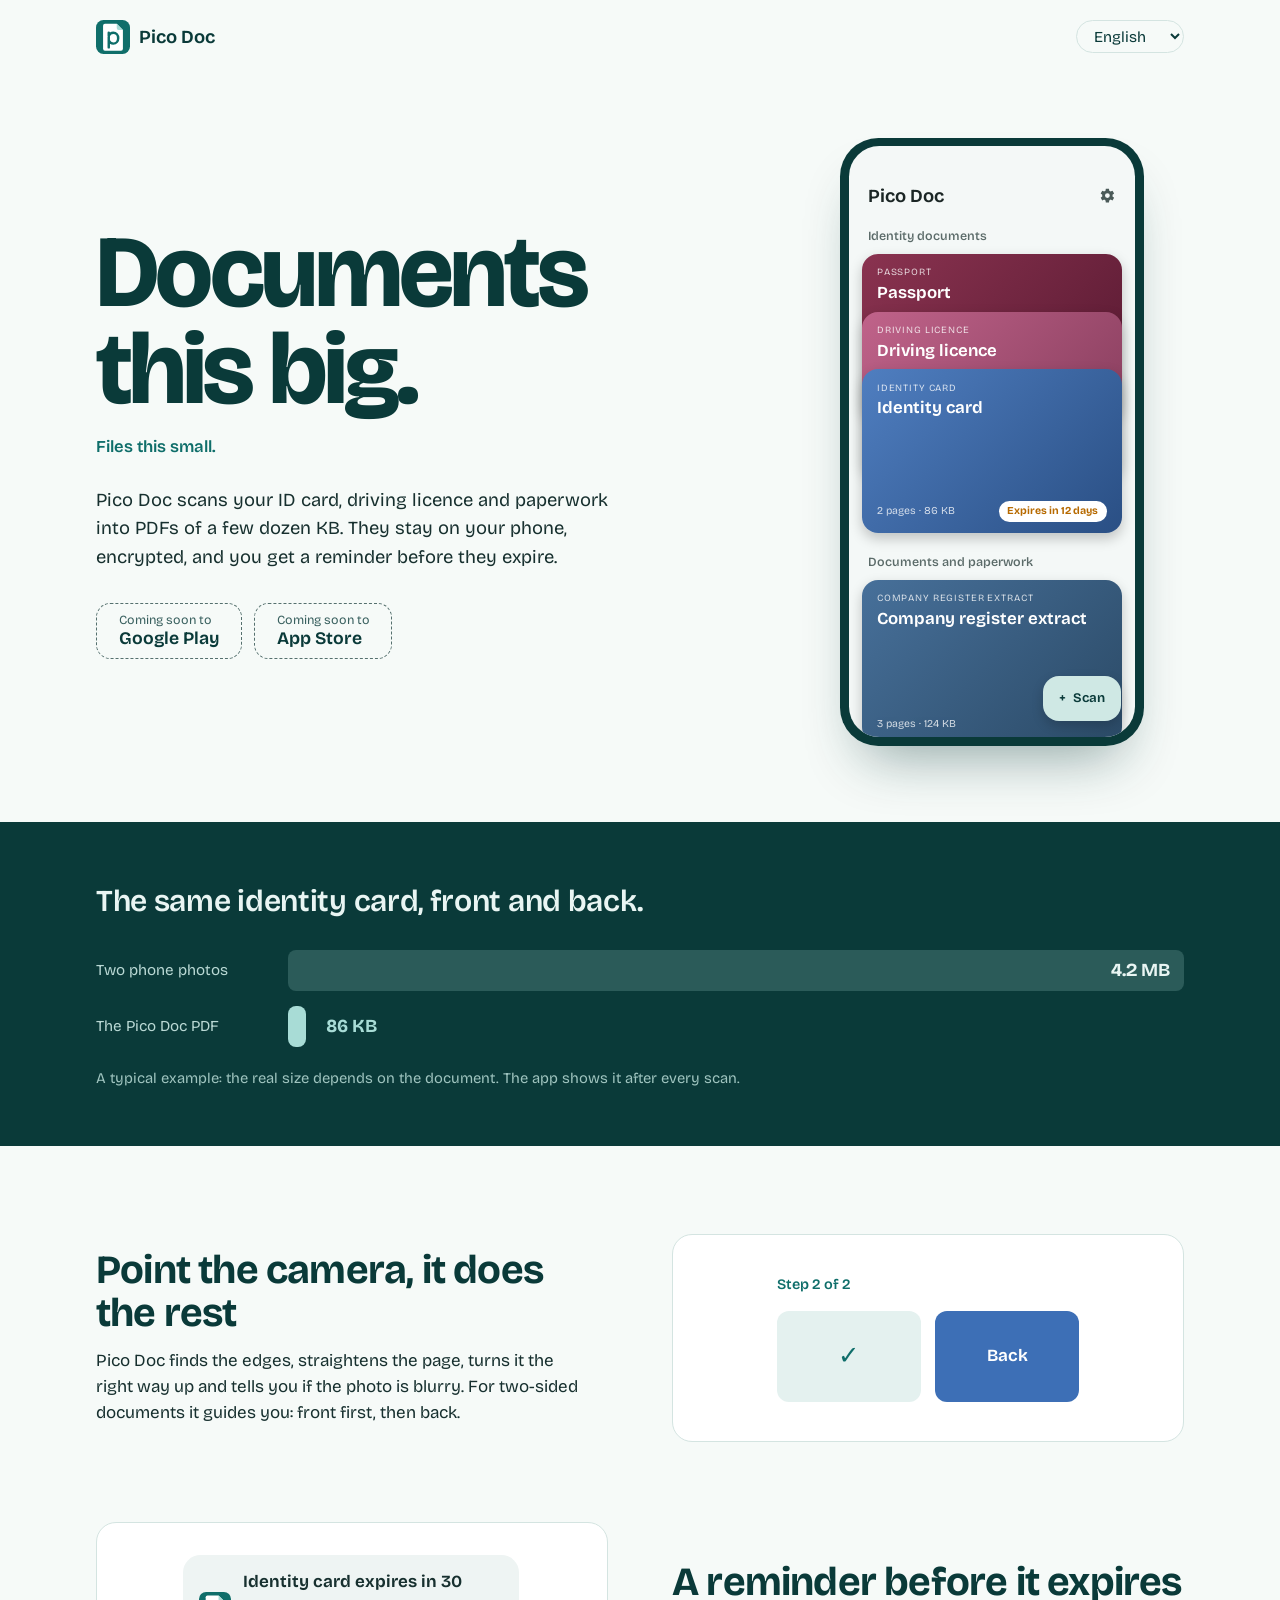
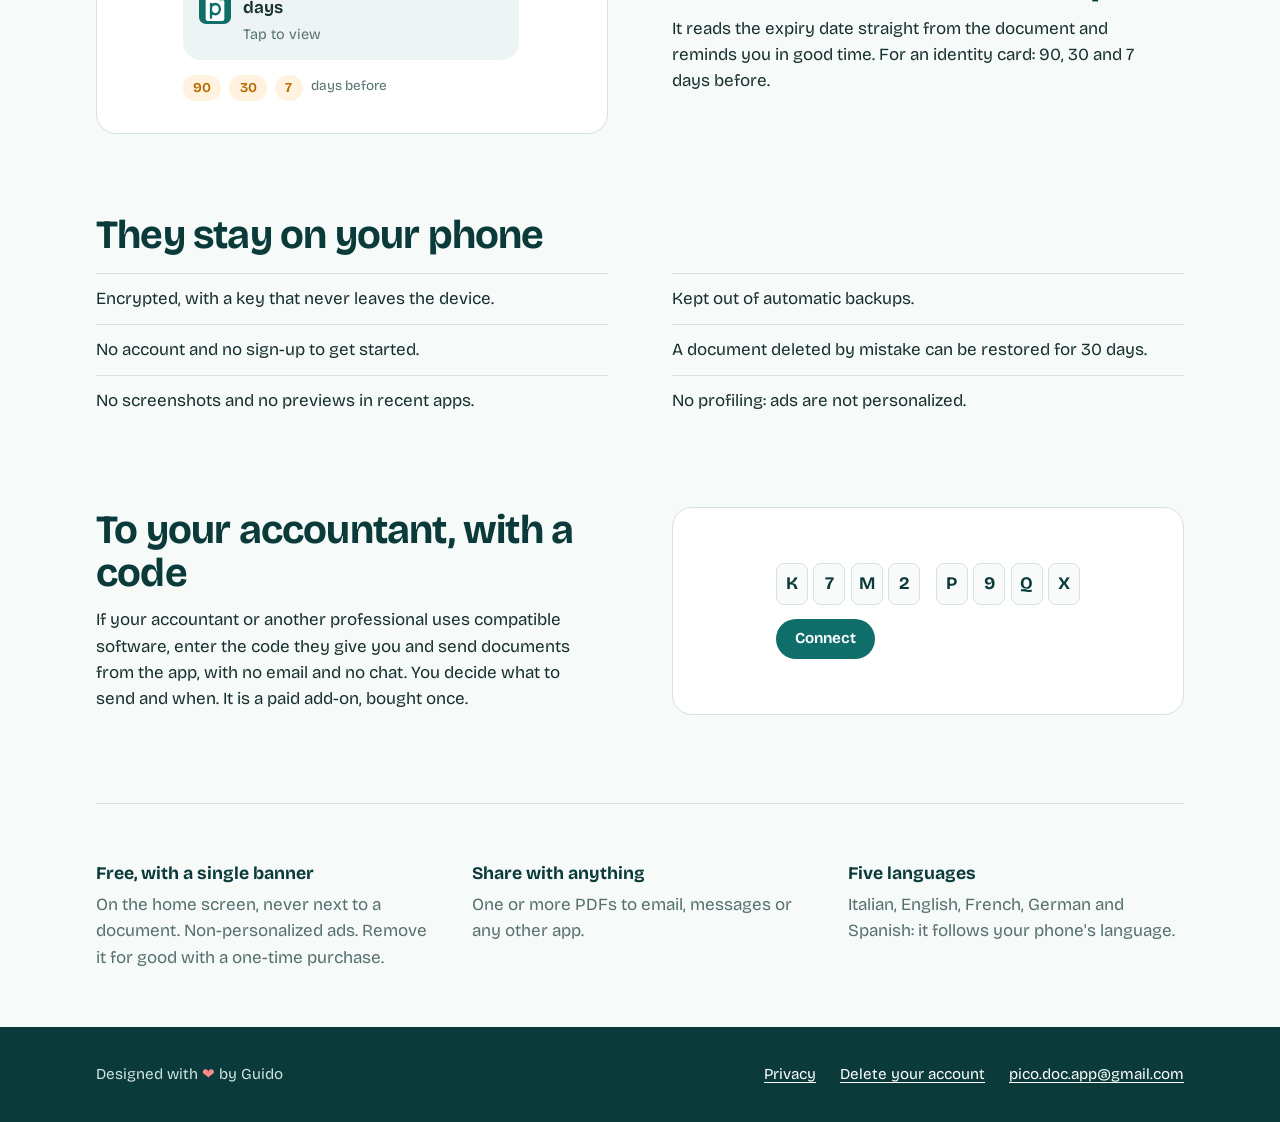
<file: index.html>
<!doctype html>
<html lang="it">
<head>
<meta charset="utf-8">
<meta name="viewport" content="width=device-width,initial-scale=1">
<title>Pico Doc · Documenti scansionati in PDF leggerissimi</title>
<meta name="description" content="Pico Doc scansiona carta d'identità, patente e pratiche in PDF di poche decine di KB. Restano sul tuo telefono, cifrati, e ti avvisa prima che scadano.">
<meta name="theme-color" content="#0f6e6a">
<link rel="icon" href="icona.svg" type="image/svg+xml">
<link rel="preload" href="font/bricolage-grotesque.woff2" as="font" type="font/woff2" crossorigin>
<link rel="stylesheet" href="stile.css">
</head>
<body>

<header class="colonna testata">
  <a class="marchio" href="./"><img src="icona.svg" alt="" width="34" height="34">Pico Doc</a>
  <select class="lingua" id="lingua" aria-label="Lingua / Language">
    <option value="it">Italiano</option>
    <option value="en">English</option>
    <option value="fr">Français</option>
    <option value="de">Deutsch</option>
    <option value="es">Español</option>
  </select>
</header>

<main>
  <section class="colonna apertura">
    <div>
      <h1 class="titolo">
        <span class="grande" data-t="titolo_grande">Documenti grandi così.</span>
        <span class="piccolo" data-t="titolo_piccolo">File piccoli così.</span>
      </h1>
      <p class="sommario" data-t="sommario">Pico Doc scansiona carta d'identità, patente e pratiche e le trasforma in PDF di poche decine di KB. Restano sul tuo telefono, cifrati, e ti avvisa prima che scadano.</p>
      <div class="negozi">
        <a class="negozio" id="play" aria-disabled="true"><small data-t="presto">In arrivo su</small><b>Google Play</b></a>
        <a class="negozio" id="apple" aria-disabled="true"><small data-t="presto">In arrivo su</small><b>App Store</b></a>
      </div>
    </div>

    <!-- Riproduzione disegnata della schermata principale dell'app -->
    <div class="telefono" role="img" data-t-aria="telefono_alt" aria-label="La schermata principale di Pico Doc: i documenti come carte sovrapposte">
      <div class="schermo" aria-hidden="true">
        <div class="barra"><span>Pico Doc</span><svg viewBox="0 0 24 24"><path d="M19.4 13a7.5 7.5 0 0 0 0-2l2-1.6-2-3.4-2.4 1a7.6 7.6 0 0 0-1.7-1L15 3.5h-4l-.3 2.5a7.6 7.6 0 0 0-1.7 1l-2.4-1-2 3.400 2 1.600a7.500 7.500 0 0 0 0 2l-2 1.600 2 3.400 2.400-1a7.600 7.600 0 0 0 1.700 1l.3 2.500h4l.3-2.500a7.600 7.600 0 0 0 1.700-1l2.400 1 2-3.400zM13 15a3 3 0 1 1 0-6 3 3 0 0 1 0 6z"/></svg></div>
        <div class="categoria" data-t="categoria">Documenti d'identità</div>
        <div class="pila">
          <div class="tessera"><span class="tipo" data-t="passaporto">Passaporto</span><span class="nome" data-t="passaporto">Passaporto</span></div>
          <div class="tessera"><span class="tipo" data-t="patente">Patente di guida</span><span class="nome" data-t="patente">Patente di guida</span></div>
          <div class="tessera"><span class="tipo" data-t="carta">Carta d'identità</span><span class="nome" data-t="carta">Carta d'identità</span>
            <div class="piede"><span data-t="carta_peso">2 pagine · 86 KB</span><span class="pillola" data-t="carta_scade">Scade tra 12 giorni</span></div></div>
        </div>
        <div class="categoria" data-t="categoria2">Documenti e pratiche</div>
        <div class="pila corta">
          <div class="tessera"><span class="tipo" data-t="visura">Visura camerale</span><span class="nome" data-t="visura">Visura camerale</span>
            <div class="piede"><span data-t="visura_peso">3 pagine · 124 KB</span></div></div>
        </div>
        <div class="scansiona"><span>+</span><span data-t="scansiona">Scansiona</span></div>
      </div>
    </div>
  </section>

  <section class="peso" id="peso">
    <div class="colonna">
      <h2 data-t="peso_titolo">La stessa carta d'identità, fronte e retro.</h2>
      <div class="bilancia">
        <div class="riga-peso foto"><span class="chi" data-t="peso_foto">Due foto del telefono</span><div class="barra-peso"><i></i><span class="quanto">4,2 MB</span></div></div>
        <div class="riga-peso pdf"><span class="chi" data-t="peso_pdf">Il PDF di Pico Doc</span><div class="barra-peso"><i></i><span class="quanto">86 KB</span></div></div>
      </div>
      <p class="nota" data-t="peso_nota">Un esempio tipico: il peso reale dipende dal documento. L'app te lo mostra dopo ogni scansione.</p>
    </div>
  </section>

  <div class="colonna funzioni">
    <section class="funzione">
      <div>
        <h2 data-t="f1_titolo">Inquadri, e il resto lo fa lui</h2>
        <p data-t="f1_testo">Pico Doc trova i bordi, raddrizza il foglio, lo mette nel verso giusto e ti avvisa se la foto è venuta mossa. Per i documenti a due facciate ti guida: prima il fronte, poi il retro.</p>
      </div>
      <div class="figura" aria-hidden="true">
        <span class="passo" data-t="f1_passo">Passo 2 di 2</span>
        <div class="due-lati"><div class="lato fatto">✓</div><div class="lato adesso" data-t="retro">Retro</div></div>
      </div>
    </section>

    <section class="funzione rovescia">
      <div>
        <h2 data-t="f2_titolo">Ti avvisa prima che scada</h2>
        <p data-t="f2_testo">Legge la data di scadenza direttamente dal documento e ti manda un promemoria per tempo. Per la carta d'identità: 90, 30 e 7 giorni prima.</p>
      </div>
      <div class="figura" aria-hidden="true">
        <div class="avviso"><img src="icona.svg" alt=""><b data-t="f2_avviso">Carta d'identità scade tra 30 giorni</b><span data-t="f2_tocca">Tocca per vederla</span></div>
        <div class="giorni"><b>90</b><b>30</b><b>7</b><span data-t="f2_giorni">giorni prima</span></div>
      </div>
    </section>

    <section class="solo-testo">
      <h2 data-t="f3_titolo">Restano sul tuo telefono</h2>
      <ul>
        <li data-t="f3_a">Cifrati, con una chiave che non esce dal dispositivo.</li>
        <li data-t="f3_b">Nessun account e nessuna registrazione per iniziare.</li>
        <li data-t="f3_c">Niente screenshot e niente anteprime tra le app recenti.</li>
        <li data-t="f3_d">Fuori dai backup automatici.</li>
        <li data-t="f3_e">Un documento eliminato per sbaglio si recupera per 30 giorni.</li>
        <li data-t="f3_f">Nessuna profilazione: gli annunci non sono personalizzati.</li>
      </ul>
    </section>

    <section class="funzione">
      <div>
        <h2 data-t="f4_titolo">Al tuo professionista, con un codice</h2>
        <p data-t="f4_testo">Se il tuo commercialista o un altro professionista usa un programma compatibile, inserisci il codice che ti dà e gli invii i documenti dall'app, senza email e senza chat. Decidi tu cosa mandare e quando. È un componente aggiuntivo a pagamento, una tantum.</p>
      </div>
      <div class="figura" aria-hidden="true">
        <div class="codice"><span>K</span><span>7</span><span>M</span><span>2</span><span>P</span><span>9</span><span>Q</span><span>X</span></div>
        <div class="collega" data-t="f4_collega">Collega</div>
      </div>
    </section>
  </div>

  <section class="colonna breve">
    <dl>
      <div><dt data-t="b1_t">Gratis, con un solo banner</dt><dd data-t="b1_d">Nella schermata principale, mai accanto a un documento. Annunci non personalizzati. Si toglie per sempre con un acquisto una tantum.</dd></div>
      <div><dt data-t="b2_t">Si condivide con tutto</dt><dd data-t="b2_d">Uno o più PDF verso email, messaggi o qualsiasi altra app.</dd></div>
      <div><dt data-t="b3_t">Cinque lingue</dt><dd data-t="b3_d">Italiano, inglese, francese, tedesco e spagnolo: segue la lingua del telefono.</dd></div>
    </dl>
  </section>
</main>

<footer class="piede-pagina">
  <div class="colonna">
    <span><span data-t="firma_a">Ideata con</span> <span class="cuore">❤</span> <span data-t="firma_b">da Guido</span></span>
    <nav>
      <a href="privacy.html" data-t="privacy">Privacy</a>
      <a href="elimina-account.html" data-t="elimina">Eliminare l'account</a>
      <a href="mailto:pico.doc.app@gmail.com">pico.doc.app@gmail.com</a>
    </nav>
  </div>
</footer>

<script src="testi.js"></script>
</body>
</html>
</file>
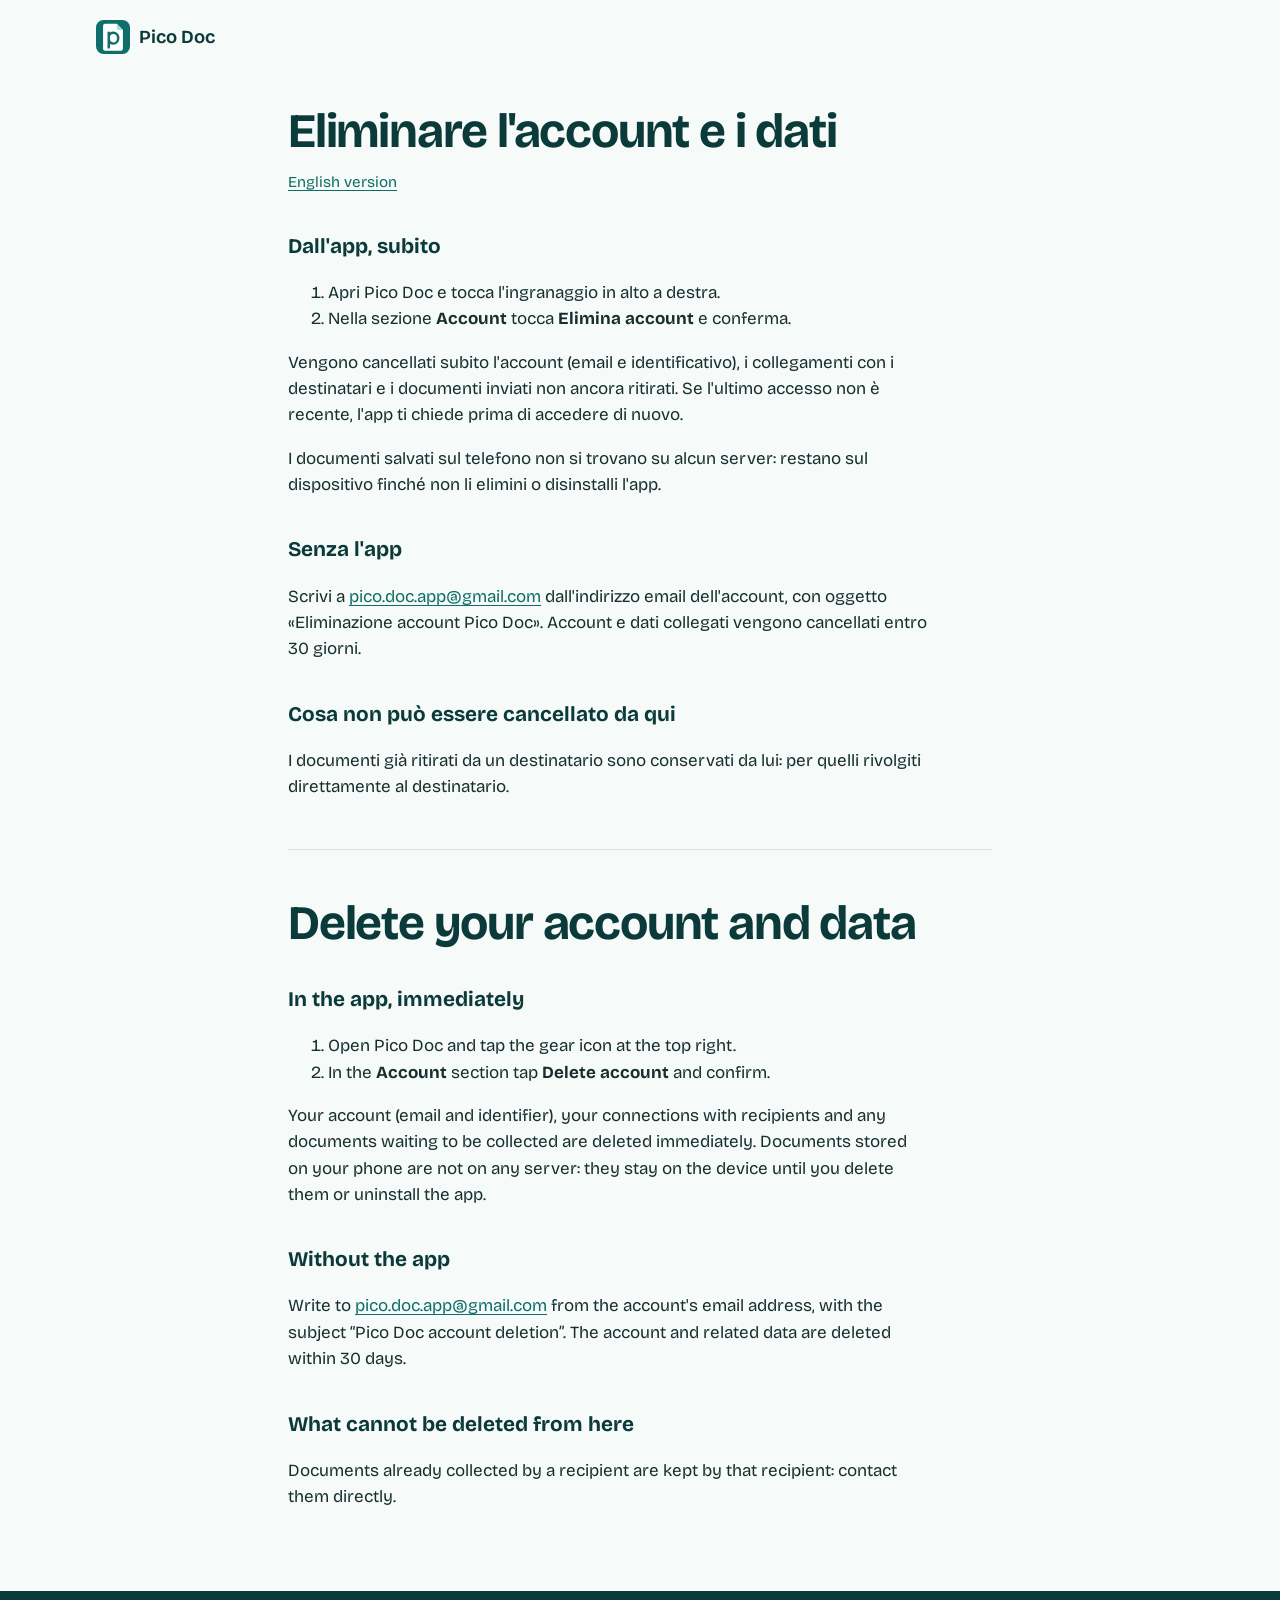
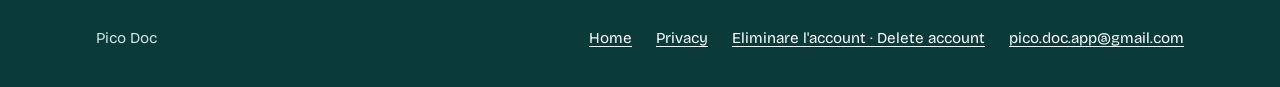
<file: elimina-account.html>
<!doctype html>
<html lang="it">
<head>
<meta charset="utf-8">
<meta name="viewport" content="width=device-width,initial-scale=1">
<title>Pico Doc · Eliminare l'account e i dati</title>
<meta name="theme-color" content="#0f6e6a">
<link rel="icon" href="icona.svg" type="image/svg+xml">
<link rel="stylesheet" href="stile.css">
</head>
<body>
<header class="colonna testata">
  <a class="marchio" href="./"><img src="icona.svg" alt="" width="34" height="34">Pico Doc</a>
</header>
<main class="colonna testo">
<h1>Eliminare l'account e i dati</h1>
<p class="data"><a href="#english">English version</a></p>

<h2>Dall'app, subito</h2>
<ol>
<li>Apri Pico Doc e tocca l'ingranaggio in alto a destra.</li>
<li>Nella sezione <strong>Account</strong> tocca <strong>Elimina account</strong> e conferma.</li>
</ol>
<p>Vengono cancellati subito l'account (email e identificativo), i collegamenti con i destinatari e i documenti inviati non
ancora ritirati. Se l'ultimo accesso non è recente, l'app ti chiede prima di accedere di nuovo.</p>
<p>I documenti salvati sul telefono non si trovano su alcun server: restano sul dispositivo finché non li elimini o disinstalli l'app.</p>

<h2>Senza l'app</h2>
<p>Scrivi a <a href="mailto:pico.doc.app@gmail.com">pico.doc.app@gmail.com</a> dall'indirizzo email dell'account, con oggetto «Eliminazione account Pico Doc».
Account e dati collegati vengono cancellati entro 30 giorni.</p>

<h2>Cosa non può essere cancellato da qui</h2>
<p>I documenti già ritirati da un destinatario sono conservati da lui: per quelli rivolgiti direttamente al destinatario.</p>

<hr>

<h1 id="english">Delete your account and data</h1>
<h2>In the app, immediately</h2>
<ol>
<li>Open Pico Doc and tap the gear icon at the top right.</li>
<li>In the <strong>Account</strong> section tap <strong>Delete account</strong> and confirm.</li>
</ol>
<p>Your account (email and identifier), your connections with recipients and any documents waiting to be collected are deleted
immediately. Documents stored on your phone are not on any server: they stay on the device until you delete them or uninstall the app.</p>
<h2>Without the app</h2>
<p>Write to <a href="mailto:pico.doc.app@gmail.com">pico.doc.app@gmail.com</a> from the account's email address, with the subject “Pico Doc account deletion”. The account and related data
are deleted within 30 days.</p>
<h2>What cannot be deleted from here</h2>
<p>Documents already collected by a recipient are kept by that recipient: contact them directly.</p>
</main>
<footer class="piede-pagina">
  <div class="colonna">
    <span>Pico Doc</span>
    <nav>
      <a href="./">Home</a>
      <a href="privacy.html">Privacy</a>
      <a href="elimina-account.html">Eliminare l'account · Delete account</a>
      <a href="mailto:pico.doc.app@gmail.com">pico.doc.app@gmail.com</a>
    </nav>
  </div>
</footer>
</body>
</html>
</file>
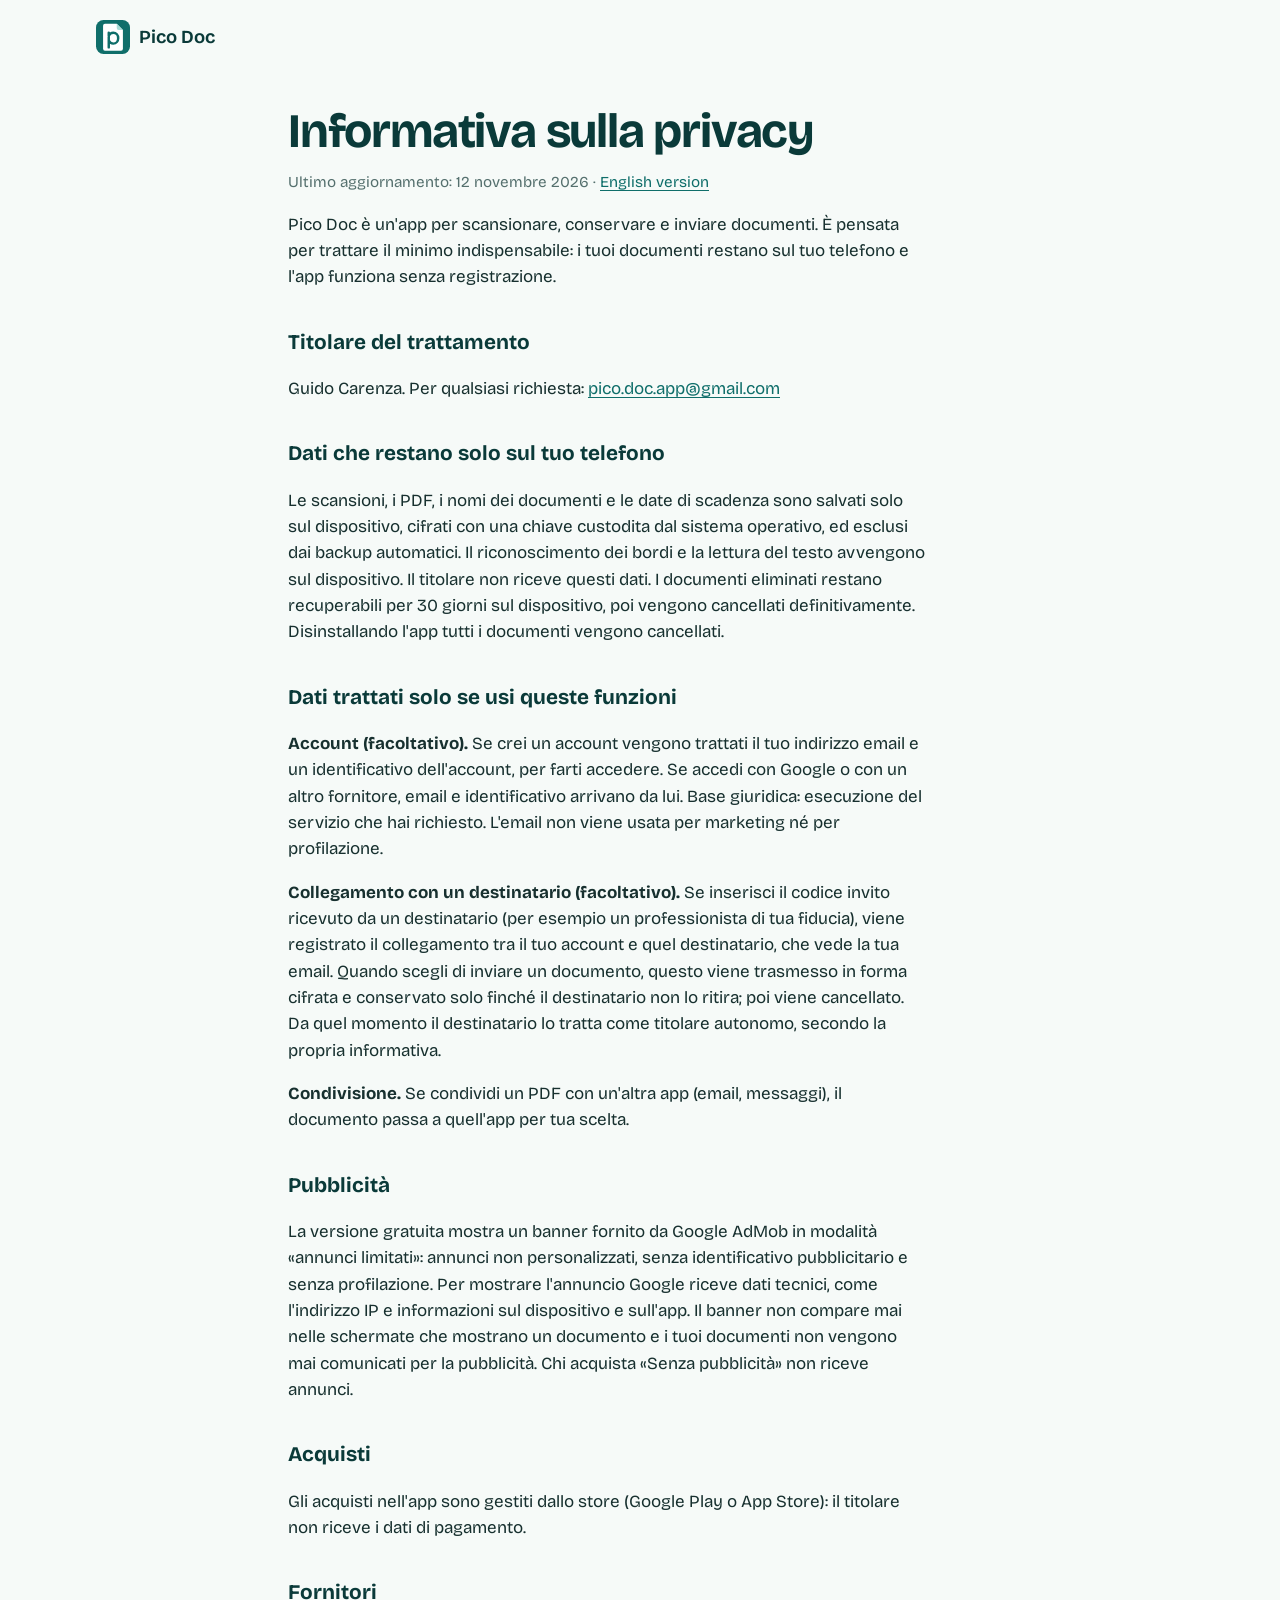
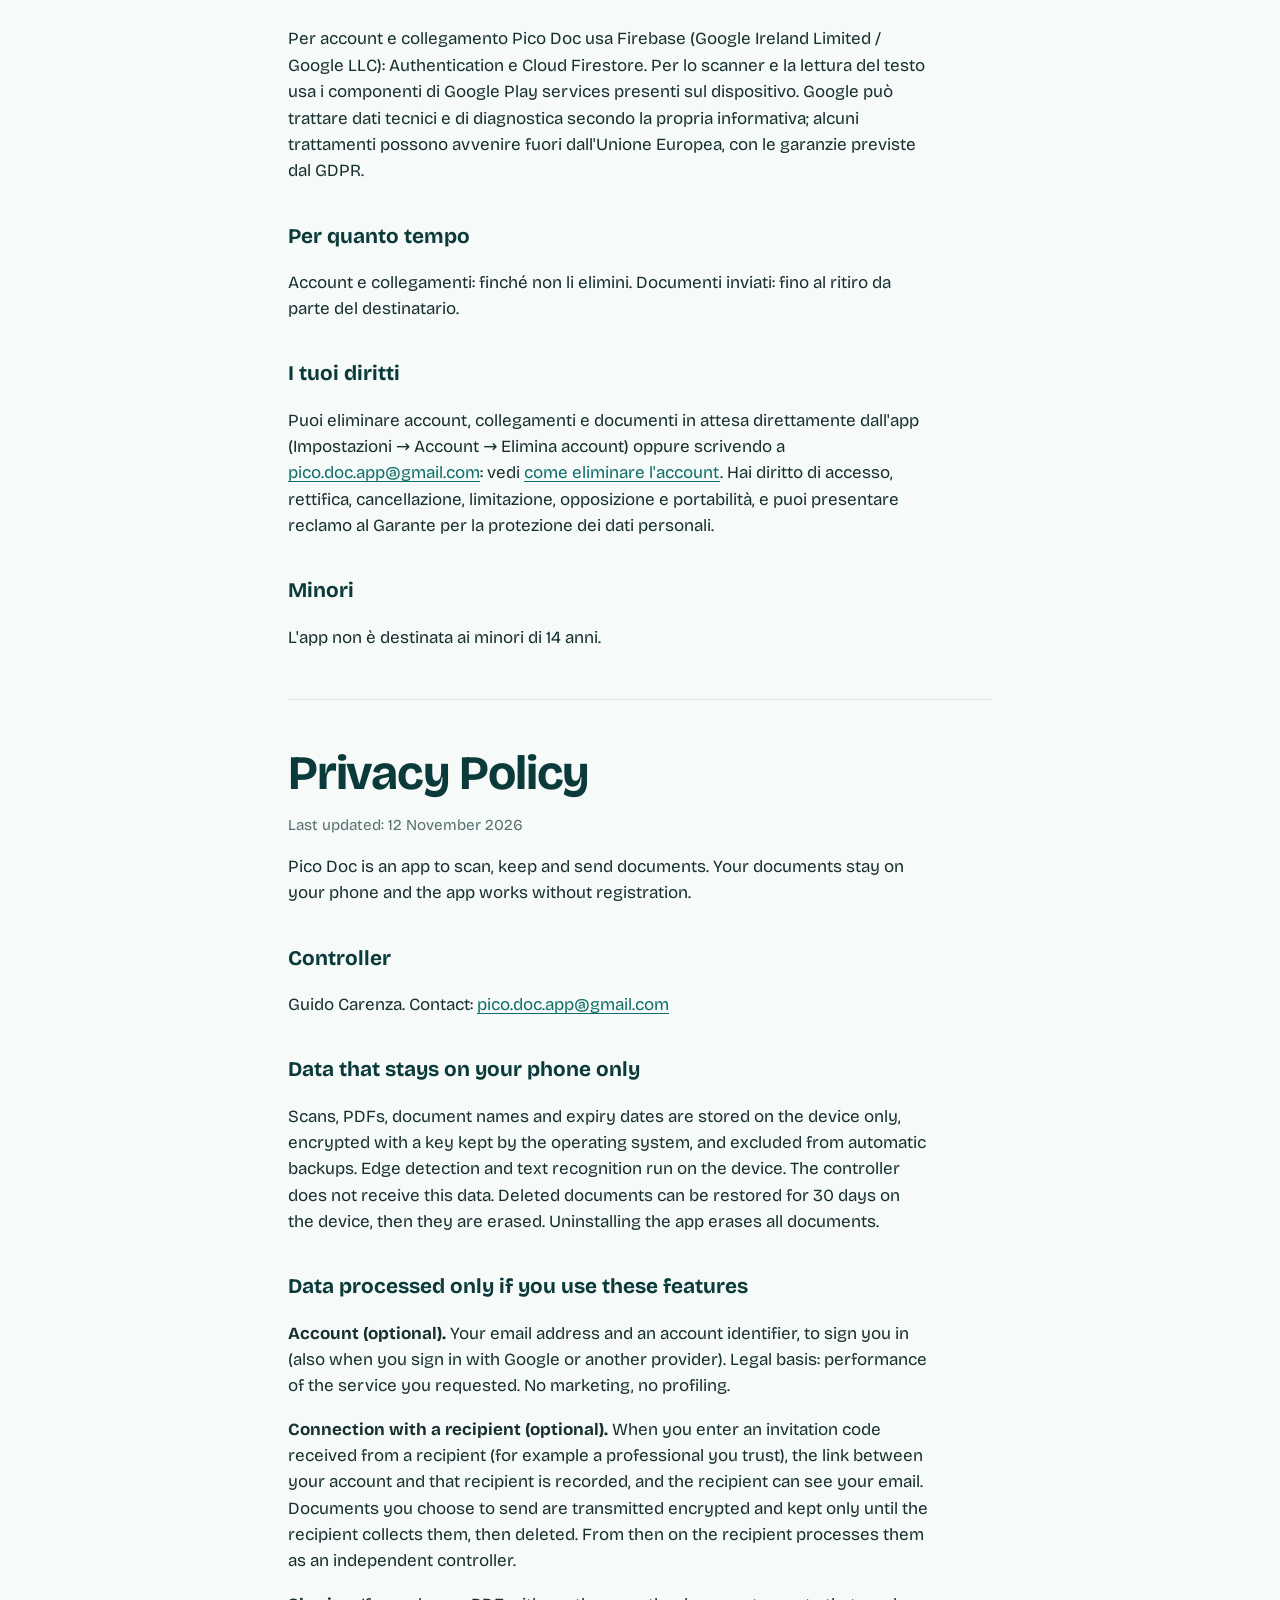
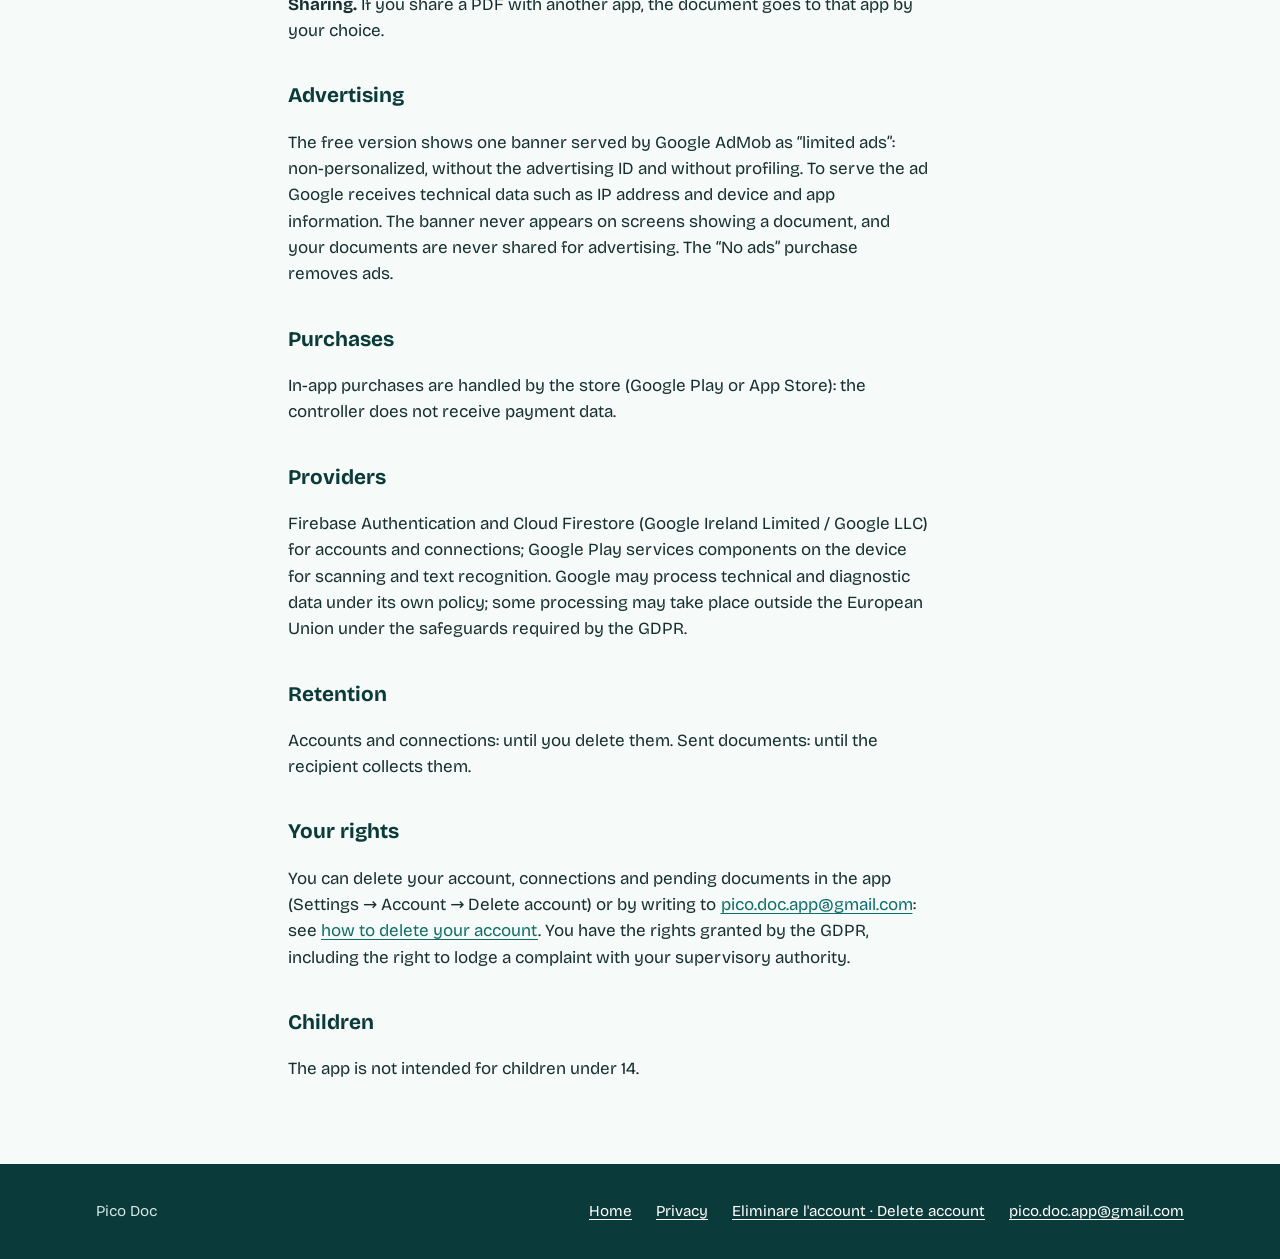
<file: privacy.html>
<!doctype html>
<html lang="it">
<head>
<meta charset="utf-8">
<meta name="viewport" content="width=device-width,initial-scale=1">
<title>Pico Doc · Informativa sulla privacy</title>
<meta name="theme-color" content="#0f6e6a">
<link rel="icon" href="icona.svg" type="image/svg+xml">
<link rel="stylesheet" href="stile.css">
</head>
<body>
<header class="colonna testata">
  <a class="marchio" href="./"><img src="icona.svg" alt="" width="34" height="34">Pico Doc</a>
</header>
<main class="colonna testo">
<h1>Informativa sulla privacy</h1>
<p class="data">Ultimo aggiornamento: 12 novembre 2026 · <a href="#english">English version</a></p>

<p>Pico Doc è un'app per scansionare, conservare e inviare documenti. È pensata per trattare il minimo indispensabile:
i tuoi documenti restano sul tuo telefono e l'app funziona senza registrazione.</p>

<h2>Titolare del trattamento</h2>
<p>Guido Carenza. Per qualsiasi richiesta: <a href="mailto:pico.doc.app@gmail.com">pico.doc.app@gmail.com</a></p>

<h2>Dati che restano solo sul tuo telefono</h2>
<p>Le scansioni, i PDF, i nomi dei documenti e le date di scadenza sono salvati solo sul dispositivo, cifrati con una chiave
custodita dal sistema operativo, ed esclusi dai backup automatici. Il riconoscimento dei bordi e la lettura del testo avvengono
sul dispositivo. Il titolare non riceve questi dati. I documenti eliminati restano recuperabili per 30 giorni sul dispositivo,
poi vengono cancellati definitivamente. Disinstallando l'app tutti i documenti vengono cancellati.</p>

<h2>Dati trattati solo se usi queste funzioni</h2>
<p><strong>Account (facoltativo).</strong> Se crei un account vengono trattati il tuo indirizzo email e un identificativo
dell'account, per farti accedere. Se accedi con Google o con un altro fornitore, email e identificativo arrivano da lui.
Base giuridica: esecuzione del servizio che hai richiesto. L'email non viene usata per marketing né per profilazione.</p>
<p><strong>Collegamento con un destinatario (facoltativo).</strong> Se inserisci il codice invito ricevuto da un destinatario
(per esempio un professionista di tua fiducia), viene registrato il collegamento tra il tuo account e quel destinatario, che vede la
tua email. Quando scegli di inviare un documento, questo viene trasmesso in forma cifrata e conservato solo finché il destinatario
non lo ritira; poi viene cancellato. Da quel momento il destinatario lo tratta come titolare autonomo, secondo la propria informativa.</p>
<p><strong>Condivisione.</strong> Se condividi un PDF con un'altra app (email, messaggi), il documento passa a quell'app per tua scelta.</p>

<h2>Pubblicità</h2>
<p>La versione gratuita mostra un banner fornito da Google AdMob in modalità «annunci limitati»: annunci non personalizzati,
senza identificativo pubblicitario e senza profilazione. Per mostrare l'annuncio Google riceve dati tecnici, come l'indirizzo IP
e informazioni sul dispositivo e sull'app. Il banner non compare mai nelle schermate che mostrano un documento e i tuoi documenti
non vengono mai comunicati per la pubblicità. Chi acquista «Senza pubblicità» non riceve annunci.</p>

<h2>Acquisti</h2>
<p>Gli acquisti nell'app sono gestiti dallo store (Google Play o App Store): il titolare non riceve i dati di pagamento.</p>

<h2>Fornitori</h2>
<p>Per account e collegamento Pico Doc usa Firebase (Google Ireland Limited / Google LLC): Authentication e Cloud Firestore.
Per lo scanner e la lettura del testo usa i componenti di Google Play services presenti sul dispositivo. Google può trattare
dati tecnici e di diagnostica secondo la propria informativa; alcuni trattamenti possono avvenire fuori dall'Unione Europea,
con le garanzie previste dal GDPR.</p>

<h2>Per quanto tempo</h2>
<p>Account e collegamenti: finché non li elimini. Documenti inviati: fino al ritiro da parte del destinatario.</p>

<h2>I tuoi diritti</h2>
<p>Puoi eliminare account, collegamenti e documenti in attesa direttamente dall'app (Impostazioni → Account → Elimina account)
oppure scrivendo a <a href="mailto:pico.doc.app@gmail.com">pico.doc.app@gmail.com</a>: vedi <a href="elimina-account.html">come eliminare l'account</a>. Hai diritto di accesso,
rettifica, cancellazione, limitazione, opposizione e portabilità, e puoi presentare reclamo al Garante per la protezione dei dati personali.</p>

<h2>Minori</h2>
<p>L'app non è destinata ai minori di 14 anni.</p>

<hr>

<h1 id="english">Privacy Policy</h1>
<p class="data">Last updated: 12 November 2026</p>
<p>Pico Doc is an app to scan, keep and send documents. Your documents stay on your phone and the app works without registration.</p>
<h2>Controller</h2>
<p>Guido Carenza. Contact: <a href="mailto:pico.doc.app@gmail.com">pico.doc.app@gmail.com</a></p>
<h2>Data that stays on your phone only</h2>
<p>Scans, PDFs, document names and expiry dates are stored on the device only, encrypted with a key kept by the operating system,
and excluded from automatic backups. Edge detection and text recognition run on the device. The controller does not receive this
data. Deleted documents can be restored for 30 days on the device, then they are erased. Uninstalling the app erases all documents.</p>
<h2>Data processed only if you use these features</h2>
<p><strong>Account (optional).</strong> Your email address and an account identifier, to sign you in (also when you sign in with
Google or another provider). Legal basis: performance of the service you requested. No marketing, no profiling.</p>
<p><strong>Connection with a recipient (optional).</strong> When you enter an invitation code received from a recipient (for example
a professional you trust), the link between your account and that recipient is recorded, and the recipient can see your email.
Documents you choose to send are transmitted encrypted and kept only until the recipient collects them, then deleted. From then on
the recipient processes them as an independent controller.</p>
<p><strong>Sharing.</strong> If you share a PDF with another app, the document goes to that app by your choice.</p>
<h2>Advertising</h2>
<p>The free version shows one banner served by Google AdMob as “limited ads”: non-personalized, without the advertising ID and
without profiling. To serve the ad Google receives technical data such as IP address and device and app information. The banner
never appears on screens showing a document, and your documents are never shared for advertising. The “No ads” purchase removes ads.</p>
<h2>Purchases</h2>
<p>In-app purchases are handled by the store (Google Play or App Store): the controller does not receive payment data.</p>
<h2>Providers</h2>
<p>Firebase Authentication and Cloud Firestore (Google Ireland Limited / Google LLC) for accounts and connections; Google Play
services components on the device for scanning and text recognition. Google may process technical and diagnostic data under its
own policy; some processing may take place outside the European Union under the safeguards required by the GDPR.</p>
<h2>Retention</h2>
<p>Accounts and connections: until you delete them. Sent documents: until the recipient collects them.</p>
<h2>Your rights</h2>
<p>You can delete your account, connections and pending documents in the app (Settings → Account → Delete account) or by writing
to <a href="mailto:pico.doc.app@gmail.com">pico.doc.app@gmail.com</a>: see <a href="elimina-account.html">how to delete your account</a>. You have the rights granted by the GDPR, including
the right to lodge a complaint with your supervisory authority.</p>
<h2>Children</h2>
<p>The app is not intended for children under 14.</p>
</main>
<footer class="piede-pagina">
  <div class="colonna">
    <span>Pico Doc</span>
    <nav>
      <a href="./">Home</a>
      <a href="privacy.html">Privacy</a>
      <a href="elimina-account.html">Eliminare l'account · Delete account</a>
      <a href="mailto:pico.doc.app@gmail.com">pico.doc.app@gmail.com</a>
    </nav>
  </div>
</footer>
</body>
</html>
</file>
<file: stile.css>
/* Pico Doc — sito. Nessuna risorsa esterna: carattere e immagini sono in questa cartella. */
@font-face {
  font-family: "Bricolage Grotesque";
  src: url("font/bricolage-grotesque.woff2") format("woff2");
  font-weight: 200 800;
  font-display: swap;
}

:root {
  --petrolio: #0f6e6a;      /* il verde dell'icona */
  --abisso: #0a3a39;        /* testo e fondi scuri */
  --menta: #a8dcd6;         /* l'angolo piegato del foglio */
  --carta: #f6faf8;         /* fondo */
  --foglio: #ffffff;
  --ambra: #b76a00;         /* scadenze vicine */
  --inchiostro: #17302f;
  --tenue: #55706e;
  --linea: #d4e4e1;
  --colonna: 68rem;
  --font: "Bricolage Grotesque", system-ui, "Segoe UI", Roboto, sans-serif;
}

* { box-sizing: border-box; }
html { -webkit-text-size-adjust: 100%; scroll-behavior: smooth; }
body {
  margin: 0;
  background: var(--carta);
  color: var(--inchiostro);
  font: 400 1.0625rem/1.55 var(--font);
  font-optical-sizing: auto;
}
img, svg { max-width: 100%; display: block; }
a { color: var(--petrolio); text-underline-offset: 0.2em; }
a:focus-visible, button:focus-visible, select:focus-visible { outline: 3px solid var(--petrolio); outline-offset: 3px; border-radius: 6px; }
.colonna { width: min(var(--colonna), 100% - 2.5rem); margin-inline: auto; }

/* ───────── testata ───────── */
.testata { display: flex; align-items: center; justify-content: space-between; gap: 1rem; padding-block: 1.25rem; }
.marchio { display: flex; align-items: center; gap: 0.6rem; font-weight: 650; font-size: 1.15rem; color: var(--abisso); text-decoration: none; }
.marchio img { width: 2.1rem; height: 2.1rem; }
.lingua { font: inherit; font-size: 0.95rem; color: var(--abisso); background: transparent; border: 1px solid var(--linea); border-radius: 999px; padding: 0.35rem 0.8rem; }

/* ───────── apertura ───────── */
.apertura { display: grid; grid-template-columns: minmax(0, 1.25fr) minmax(0, 0.75fr); gap: clamp(1.5rem, 5vw, 4rem); align-items: center; padding-block: clamp(1.5rem, 5vw, 4rem) clamp(2.5rem, 6vw, 5rem); }
.titolo { margin: 0; color: var(--abisso); }
.titolo .grande { display: block; font-size: clamp(2.7rem, 8.4vw, 6.4rem); line-height: 0.95; font-weight: 750; letter-spacing: -0.035em; }
/* la seconda frase è piccola apposta: è il prodotto, detto con il carattere */
.titolo .piccolo { display: block; margin-top: 1.1rem; font-size: clamp(0.95rem, 1.3vw, 1.1rem); line-height: 1.3; font-weight: 600; letter-spacing: 0; color: var(--petrolio); }
.sommario { max-width: 34rem; margin: 1.75rem 0 0; font-size: 1.15rem; color: var(--inchiostro); }
.negozi { display: flex; flex-wrap: wrap; gap: 0.75rem; margin-top: 2rem; }
.negozio { display: inline-flex; flex-direction: column; justify-content: center; min-height: 3.5rem; padding: 0.55rem 1.35rem; border-radius: 0.9rem; background: var(--abisso); color: #fff; text-decoration: none; line-height: 1.2; }
.negozio small { font-size: 0.78rem; opacity: 0.8; }
.negozio b { font-size: 1.1rem; font-weight: 650; }
.negozio[aria-disabled="true"] { background: transparent; color: var(--abisso); border: 1.5px dashed var(--tenue); cursor: default; }
a.negozio:hover { background: var(--petrolio); }

/* ───────── telefono disegnato (riproduce la schermata principale dell'app) ───────── */
.telefono { justify-self: center; width: min(19rem, 100%); aspect-ratio: 9 / 18; background: var(--abisso); border-radius: 2.4rem; padding: 0.55rem; box-shadow: 0 2rem 3.5rem -1.5rem rgba(10, 58, 57, 0.45); }
.schermo { position: relative; height: 100%; background: #f4f8f7; border-radius: 1.9rem; overflow: hidden; padding: 2.2rem 0.85rem 0; font-size: 0.8rem; }
.schermo .barra { display: flex; justify-content: space-between; align-items: center; font-weight: 650; font-size: 1.15rem; color: #1b2625; padding-inline: 0.35rem; }
.schermo .barra svg { width: 1.2rem; height: 1.2rem; fill: #4a5a58; }
.schermo .categoria { margin: 1rem 0 0.55rem 0.35rem; color: #5b6b69; font-weight: 550; font-size: 0.78rem; }
.pila { position: relative; height: 17.6rem; }
.pila.corta { height: 4.2rem; }
.pila.corta .tessera { background: linear-gradient(135deg, #47709a, #2b4a66); }
.tessera { position: absolute; left: 0; right: 0; aspect-ratio: 1.586; border-radius: 1rem; padding: 0.7rem 0.9rem; color: #fff; display: flex; flex-direction: column; box-shadow: 0 0.35rem 0.8rem rgba(0, 0, 0, 0.22); }
.tessera .tipo { font-size: 0.6rem; letter-spacing: 0.09em; text-transform: uppercase; opacity: 0.78; }
.tessera .nome { font-size: 1.05rem; font-weight: 650; }
.tessera .piede { margin-top: auto; display: flex; justify-content: space-between; align-items: center; font-size: 0.66rem; }
.tessera .piede span:first-child { opacity: 0.78; }
.tessera .pillola { background: #fff; color: var(--ambra); font-weight: 700; border-radius: 999px; padding: 0.15rem 0.55rem; }
.tessera:nth-child(1) { top: 0; background: linear-gradient(135deg, #8a3350, #561830); }
.tessera:nth-child(2) { top: 3.6rem; background: linear-gradient(135deg, #c0638a, #813958); }
.tessera:nth-child(3) { top: 7.2rem; background: linear-gradient(135deg, #4f7ec0, #2a4f84); }
.scansiona { position: absolute; right: 0.9rem; bottom: 1rem; display: flex; align-items: center; gap: 0.4rem; background: #cfe8e4; color: #0b3b3a; font-weight: 650; font-size: 0.82rem; border-radius: 1rem; padding: 0.75rem 1rem; box-shadow: 0 0.3rem 0.7rem rgba(0, 0, 0, 0.18); }

/* ───────── il peso: l'unico momento animato della pagina ───────── */
.peso { background: var(--abisso); color: #e9f5f3; padding-block: clamp(2.25rem, 5vw, 3.5rem); }
.peso h2 { margin: 0 0 1.5rem; font-size: clamp(1.35rem, 2.6vw, 1.9rem); font-weight: 600; letter-spacing: -0.01em; max-width: 36rem; }
.bilancia { display: grid; gap: 0.9rem; }
.riga-peso { display: grid; grid-template-columns: minmax(7rem, 11rem) 1fr; gap: 1rem; align-items: center; }
.riga-peso .chi { font-size: 0.95rem; color: #b9d8d4; }
.riga-peso .barra-peso { position: relative; height: 2.6rem; }
.riga-peso .barra-peso i { position: absolute; inset: 0 auto 0 0; width: 100%; border-radius: 0.5rem; background: #2b5b59; }
.riga-peso.pdf .barra-peso i { background: var(--menta); width: 2.05%; min-width: 0.55rem; }
.riga-peso .quanto { position: absolute; top: 50%; translate: 0 -50%; font-weight: 700; font-size: 1.15rem; font-variant-numeric: tabular-nums; white-space: nowrap; }
.riga-peso.foto .quanto { right: 0.9rem; color: #e9f5f3; }
.riga-peso.pdf .quanto { left: calc(2.05% + 1.2rem); color: var(--menta); }
.peso .nota { margin: 1.25rem 0 0; font-size: 0.92rem; color: #9fc4bf; }
@media (prefers-reduced-motion: no-preference) {
  .peso.in-vista .riga-peso.pdf .barra-peso i { animation: stringi 1.9s cubic-bezier(0.7, 0, 0.2, 1) both; }
  .peso.in-vista .riga-peso.pdf .quanto { animation: accosta 1.9s cubic-bezier(0.7, 0, 0.2, 1) both; }
  @keyframes stringi { from { width: 100%; } }
  @keyframes accosta { from { left: calc(100% - 7rem); color: #0a3a39; } }
}

/* ───────── funzioni ───────── */
.funzioni { padding-block: clamp(2.5rem, 7vw, 5.5rem); display: grid; gap: clamp(2.75rem, 7vw, 5rem); }
.funzione { display: grid; grid-template-columns: minmax(0, 1fr) minmax(0, 1fr); gap: clamp(1.5rem, 5vw, 4rem); align-items: center; }
.funzione.rovescia .figura { order: -1; }
.funzione h2 { margin: 0 0 0.75rem; font-size: clamp(1.6rem, 3.4vw, 2.5rem); line-height: 1.08; font-weight: 700; letter-spacing: -0.02em; color: var(--abisso); }
.funzione p { margin: 0; max-width: 31rem; }
.funzione ul { margin: 0.25rem 0 0; padding: 0; list-style: none; max-width: 31rem; }
.funzione li { padding: 0.6rem 0; border-top: 1px solid var(--linea); }
.funzione li:last-child { border-bottom: 1px solid var(--linea); }
.figura { background: var(--foglio); border: 1px solid var(--linea); border-radius: 1.25rem; padding: clamp(1.25rem, 3vw, 2rem); min-height: 13rem; display: grid; place-content: center; gap: 0.9rem; }

.due-lati { display: flex; gap: 0.9rem; }
.lato { width: clamp(6.5rem, 14vw, 9rem); aspect-ratio: 1.586; border-radius: 0.75rem; display: grid; place-items: center; font-weight: 650; }
.lato.fatto { background: #e4f1ef; color: var(--petrolio); font-size: 1.6rem; }
.lato.adesso { background: #3d6fb6; color: #fff; }
.passo { font-size: 0.9rem; color: var(--petrolio); font-weight: 600; }

.avviso { width: min(21rem, 100%); background: #eef4f3; border-radius: 1.1rem; padding: 0.85rem 1rem; display: grid; grid-template-columns: auto 1fr; gap: 0.2rem 0.75rem; align-items: center; }
.avviso img { width: 2rem; height: 2rem; grid-row: span 2; }
.avviso b { font-weight: 650; }
.avviso span { font-size: 0.9rem; color: var(--tenue); }
.giorni { display: flex; gap: 0.5rem; font-size: 0.85rem; color: var(--tenue); }
.giorni b { background: #fff3df; color: var(--ambra); border-radius: 999px; padding: 0.15rem 0.65rem; font-weight: 650; }

.codice { display: flex; gap: 0.35rem; }
.codice span { width: 2rem; height: 2.6rem; display: grid; place-items: center; border: 1.5px solid var(--linea); border-radius: 0.5rem; font-weight: 700; font-size: 1.1rem; color: var(--abisso); background: #f8fbfa; }
.codice span:nth-child(5) { margin-left: 0.6rem; }
.collega { justify-self: start; background: var(--petrolio); color: #fff; font-weight: 650; border-radius: 999px; padding: 0.5rem 1.2rem; font-size: 0.95rem; }

/* la sezione sulla riservatezza è solo testo, su due colonne */
.solo-testo h2 { margin: 0 0 1rem; font-size: clamp(1.6rem, 3.4vw, 2.5rem); line-height: 1.08; font-weight: 700; letter-spacing: -0.02em; color: var(--abisso); }
.solo-testo ul { margin: 0; padding: 0; list-style: none; columns: 2; column-gap: clamp(1.5rem, 5vw, 4rem); }
.solo-testo li { padding: 0.75rem 0; border-top: 1px solid var(--linea); break-inside: avoid; }

/* ───────── in breve ───────── */
.breve { border-top: 1px solid var(--linea); padding-block: clamp(2rem, 5vw, 3.5rem); }
.breve dl { margin: 0; display: grid; grid-template-columns: repeat(3, minmax(0, 1fr)); gap: 1.5rem 2.5rem; }
.breve dt { font-weight: 700; color: var(--abisso); font-size: 1.1rem; }
.breve dd { margin: 0.3rem 0 0; color: var(--tenue); }

/* ───────── piede ───────── */
.piede-pagina { background: var(--abisso); color: #cfe3e0; padding-block: 2.25rem; font-size: 0.95rem; }
.piede-pagina .colonna { display: flex; flex-wrap: wrap; gap: 0.75rem 2rem; justify-content: space-between; align-items: baseline; }
.piede-pagina a { color: #fff; }
.piede-pagina nav { display: flex; flex-wrap: wrap; gap: 0.5rem 1.5rem; }
.cuore { color: #ff8a8a; }

/* ───────── pagine di testo (privacy, eliminazione account) ───────── */
.testo { max-width: 44rem; padding-block: 1rem 4rem; }
.testo h1 { font-size: clamp(2rem, 5vw, 3rem); line-height: 1.05; letter-spacing: -0.025em; color: var(--abisso); margin: 1rem 0 0.5rem; }
.testo h2 { font-size: 1.3rem; color: var(--abisso); margin: 2.25rem 0 0.4rem; }
.testo p, .testo li { max-width: 40rem; }
.testo .data { color: var(--tenue); font-size: 0.95rem; }
.testo hr { border: 0; border-top: 1px solid var(--linea); margin: 3rem 0; }

@media (max-width: 52rem) {
  .apertura, .funzione { grid-template-columns: 1fr; }
  .funzione.rovescia .figura { order: 0; }
  .solo-testo ul { columns: 1; }
  .telefono { width: min(17rem, 80%); }
  .breve dl { grid-template-columns: 1fr; }
  .riga-peso { grid-template-columns: 1fr; gap: 0.3rem; }
  .due-lati { justify-content: center; }
}
</file>
